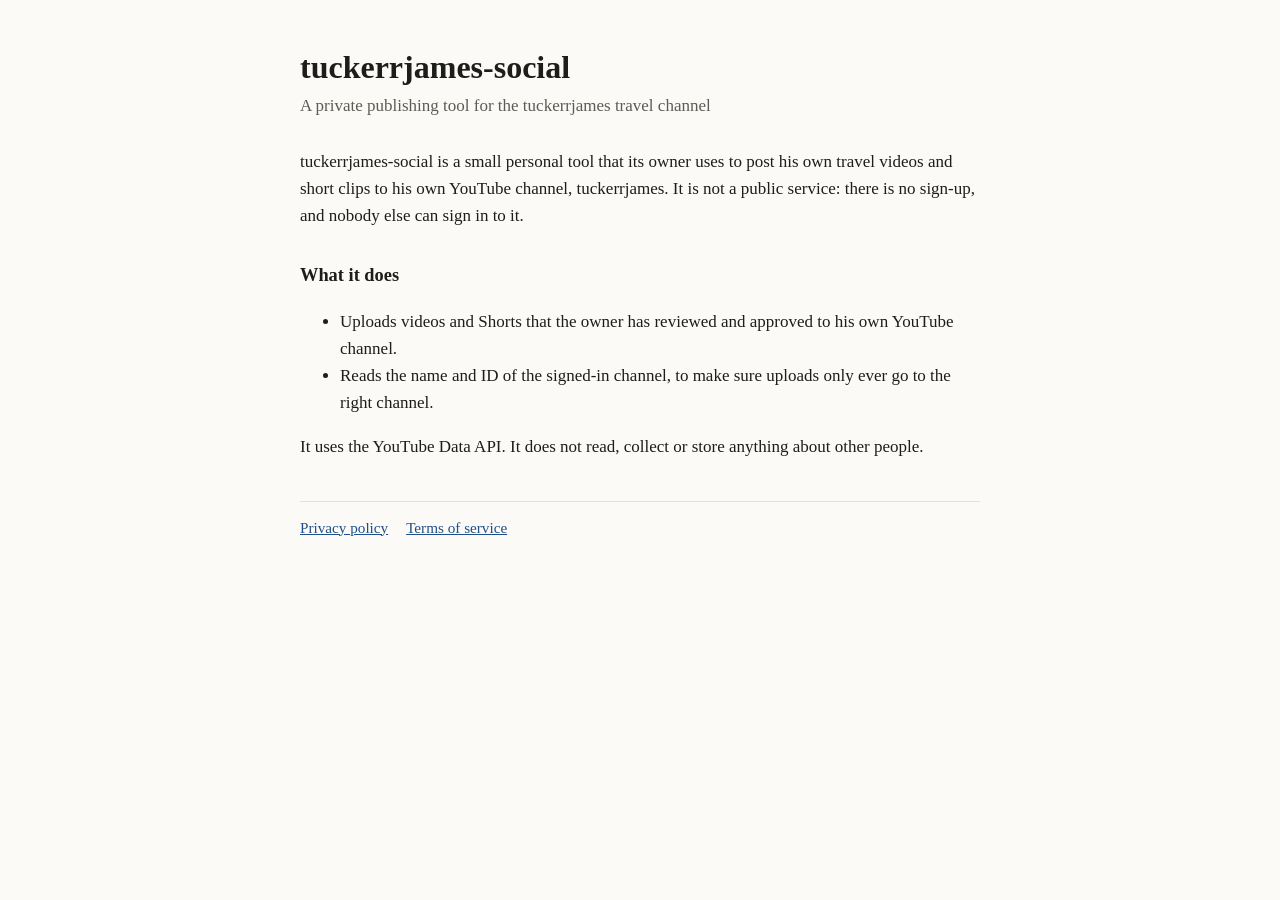
<file: index.html>
<!doctype html>
<html lang="en"><head><meta charset="utf-8"><meta name="viewport" content="width=device-width,initial-scale=1">
<title>tuckerrjames-social</title><link rel="stylesheet" href="style.css"></head>
<body><main>
<h1>tuckerrjames-social</h1>
<p class="sub">A private publishing tool for the tuckerrjames travel channel</p>
<p>tuckerrjames-social is a small personal tool that its owner uses to post his own travel videos and short clips to his own YouTube channel, tuckerrjames. It is not a public service: there is no sign-up, and nobody else can sign in to it.</p>
<h2>What it does</h2>
<ul>
<li>Uploads videos and Shorts that the owner has reviewed and approved to his own YouTube channel.</li>
<li>Reads the name and ID of the signed-in channel, to make sure uploads only ever go to the right channel.</li>
</ul>
<p>It uses the YouTube Data API. It does not read, collect or store anything about other people.</p>
<nav><a href="privacy.html">Privacy policy</a><a href="terms.html">Terms of service</a></nav>
</main></body></html>
</file>
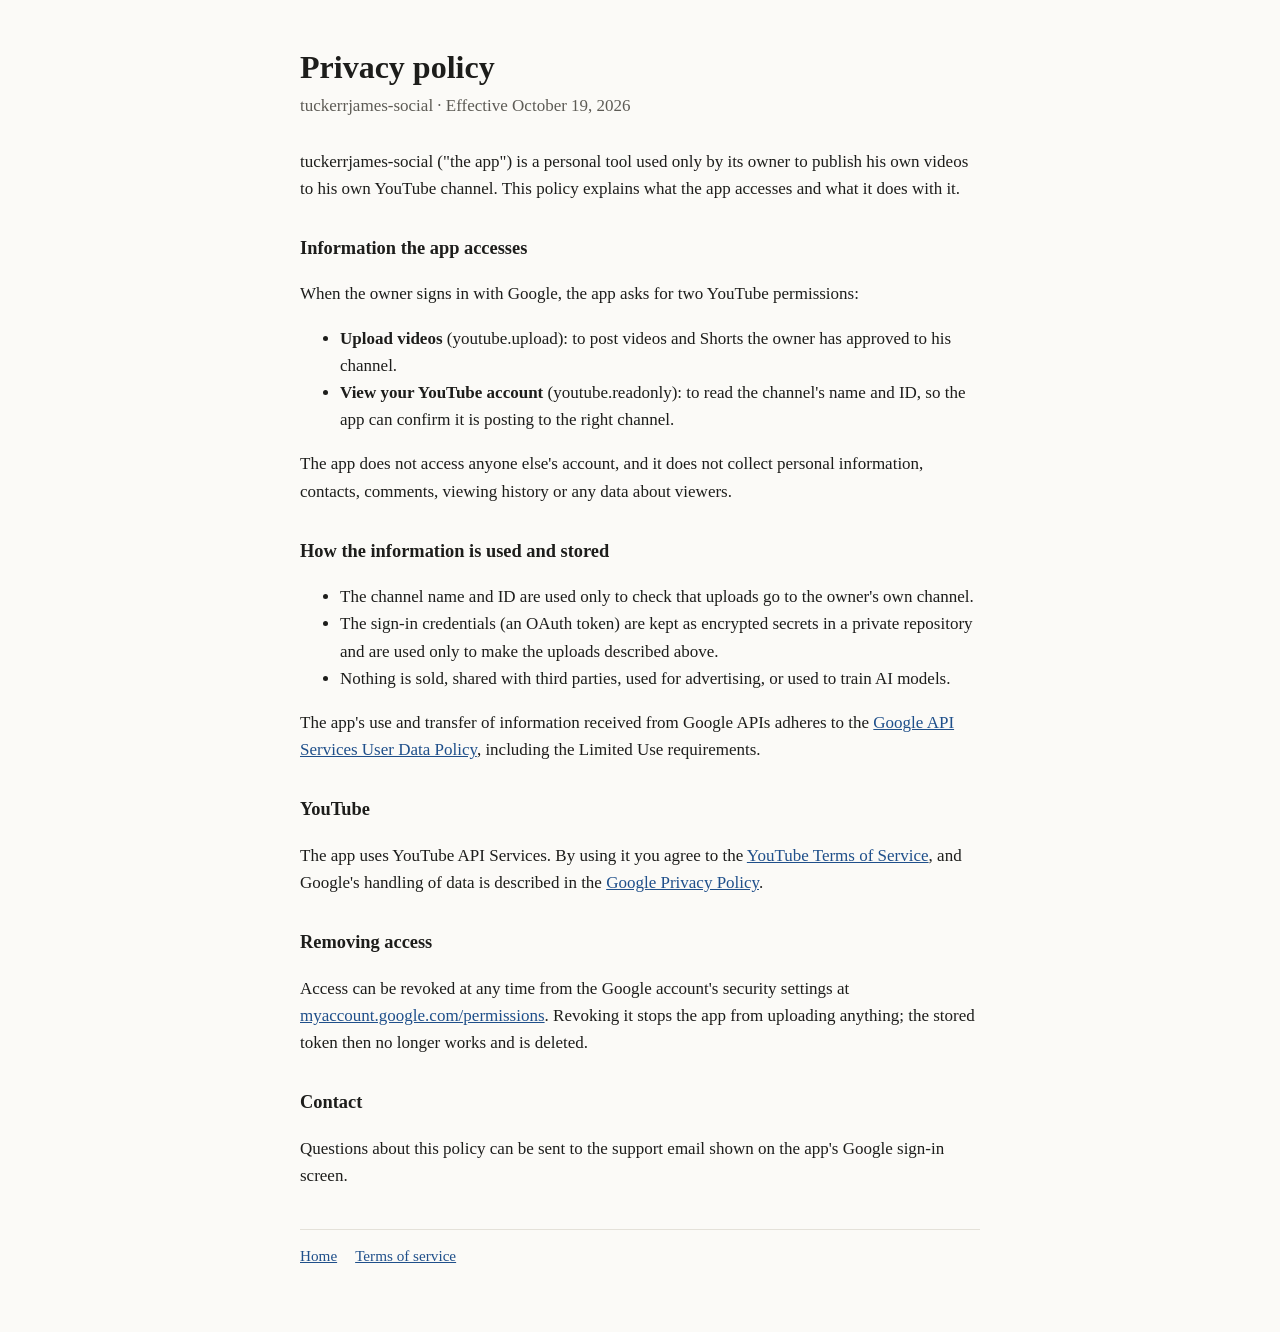
<file: privacy.html>
<!doctype html>
<html lang="en"><head><meta charset="utf-8"><meta name="viewport" content="width=device-width,initial-scale=1">
<title>Privacy policy</title><link rel="stylesheet" href="style.css"></head>
<body><main>
<h1>Privacy policy</h1>
<p class="sub">tuckerrjames-social &middot; Effective October 19, 2026</p>
<p>tuckerrjames-social ("the app") is a personal tool used only by its owner to publish his own videos to his own YouTube channel. This policy explains what the app accesses and what it does with it.</p>
<h2>Information the app accesses</h2>
<p>When the owner signs in with Google, the app asks for two YouTube permissions:</p>
<ul>
<li><strong>Upload videos</strong> (youtube.upload): to post videos and Shorts the owner has approved to his channel.</li>
<li><strong>View your YouTube account</strong> (youtube.readonly): to read the channel's name and ID, so the app can confirm it is posting to the right channel.</li>
</ul>
<p>The app does not access anyone else's account, and it does not collect personal information, contacts, comments, viewing history or any data about viewers.</p>
<h2>How the information is used and stored</h2>
<ul>
<li>The channel name and ID are used only to check that uploads go to the owner's own channel.</li>
<li>The sign-in credentials (an OAuth token) are kept as encrypted secrets in a private repository and are used only to make the uploads described above.</li>
<li>Nothing is sold, shared with third parties, used for advertising, or used to train AI models.</li>
</ul>
<p>The app's use and transfer of information received from Google APIs adheres to the <a href="https://developers.google.com/terms/api-services-user-data-policy">Google API Services User Data Policy</a>, including the Limited Use requirements.</p>
<h2>YouTube</h2>
<p>The app uses YouTube API Services. By using it you agree to the <a href="https://www.youtube.com/t/terms">YouTube Terms of Service</a>, and Google's handling of data is described in the <a href="https://policies.google.com/privacy">Google Privacy Policy</a>.</p>
<h2>Removing access</h2>
<p>Access can be revoked at any time from the Google account's security settings at <a href="https://myaccount.google.com/permissions">myaccount.google.com/permissions</a>. Revoking it stops the app from uploading anything; the stored token then no longer works and is deleted.</p>
<h2>Contact</h2>
<p>Questions about this policy can be sent to the support email shown on the app's Google sign-in screen.</p>
<nav><a href="index.html">Home</a><a href="terms.html">Terms of service</a></nav>
</main></body></html>
</file>
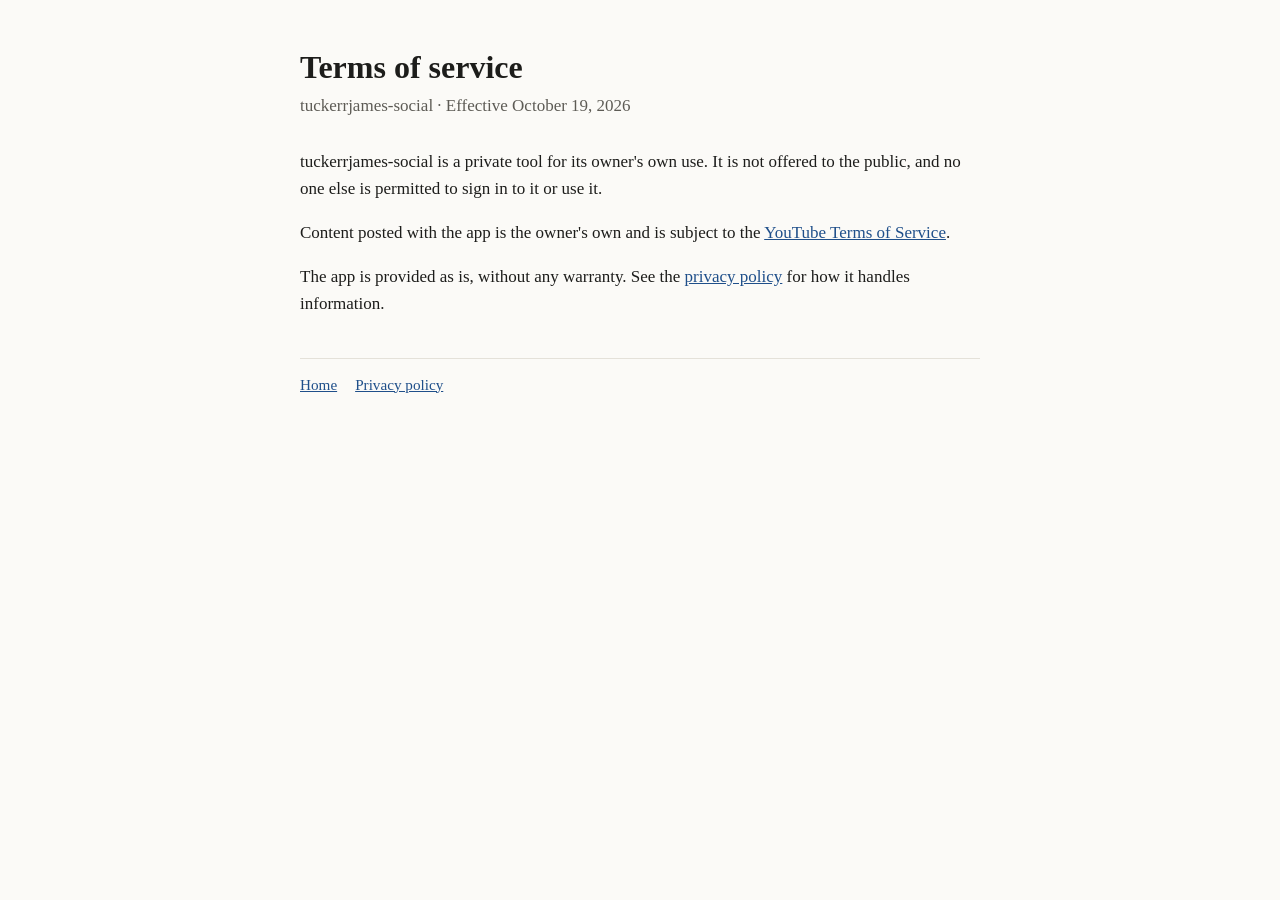
<file: terms.html>
<!doctype html>
<html lang="en"><head><meta charset="utf-8"><meta name="viewport" content="width=device-width,initial-scale=1">
<title>Terms of service</title><link rel="stylesheet" href="style.css"></head>
<body><main>
<h1>Terms of service</h1>
<p class="sub">tuckerrjames-social &middot; Effective October 19, 2026</p>
<p>tuckerrjames-social is a private tool for its owner's own use. It is not offered to the public, and no one else is permitted to sign in to it or use it.</p>
<p>Content posted with the app is the owner's own and is subject to the <a href="https://www.youtube.com/t/terms">YouTube Terms of Service</a>.</p>
<p>The app is provided as is, without any warranty. See the <a href="privacy.html">privacy policy</a> for how it handles information.</p>
<nav><a href="index.html">Home</a><a href="privacy.html">Privacy policy</a></nav>
</main></body></html>
</file>
<file: style.css>
:root{--bg:#fbfaf7;--fg:#1d1d1b;--muted:#5d5b55;--line:#e4e1d9;--link:#1f4f8a}
@media (prefers-color-scheme:dark){:root{--bg:#161614;--fg:#ecebe6;--muted:#a9a69d;--line:#2d2c28;--link:#8db7ee}}
*{box-sizing:border-box}body{margin:0;background:var(--bg);color:var(--fg);font:17px/1.6 Georgia,"Times New Roman",serif}
main{max-width:720px;margin:0 auto;padding:48px 20px 64px}h1{font-size:2rem;line-height:1.2;margin:0 0 6px}
h2{font-size:1.15rem;margin:32px 0 6px}p,li{color:var(--fg)}.sub{color:var(--muted);margin:0 0 28px}
a{color:var(--link)}nav{border-top:1px solid var(--line);margin-top:40px;padding-top:14px;font-size:.95rem}nav a{margin-right:18px}
</file>
